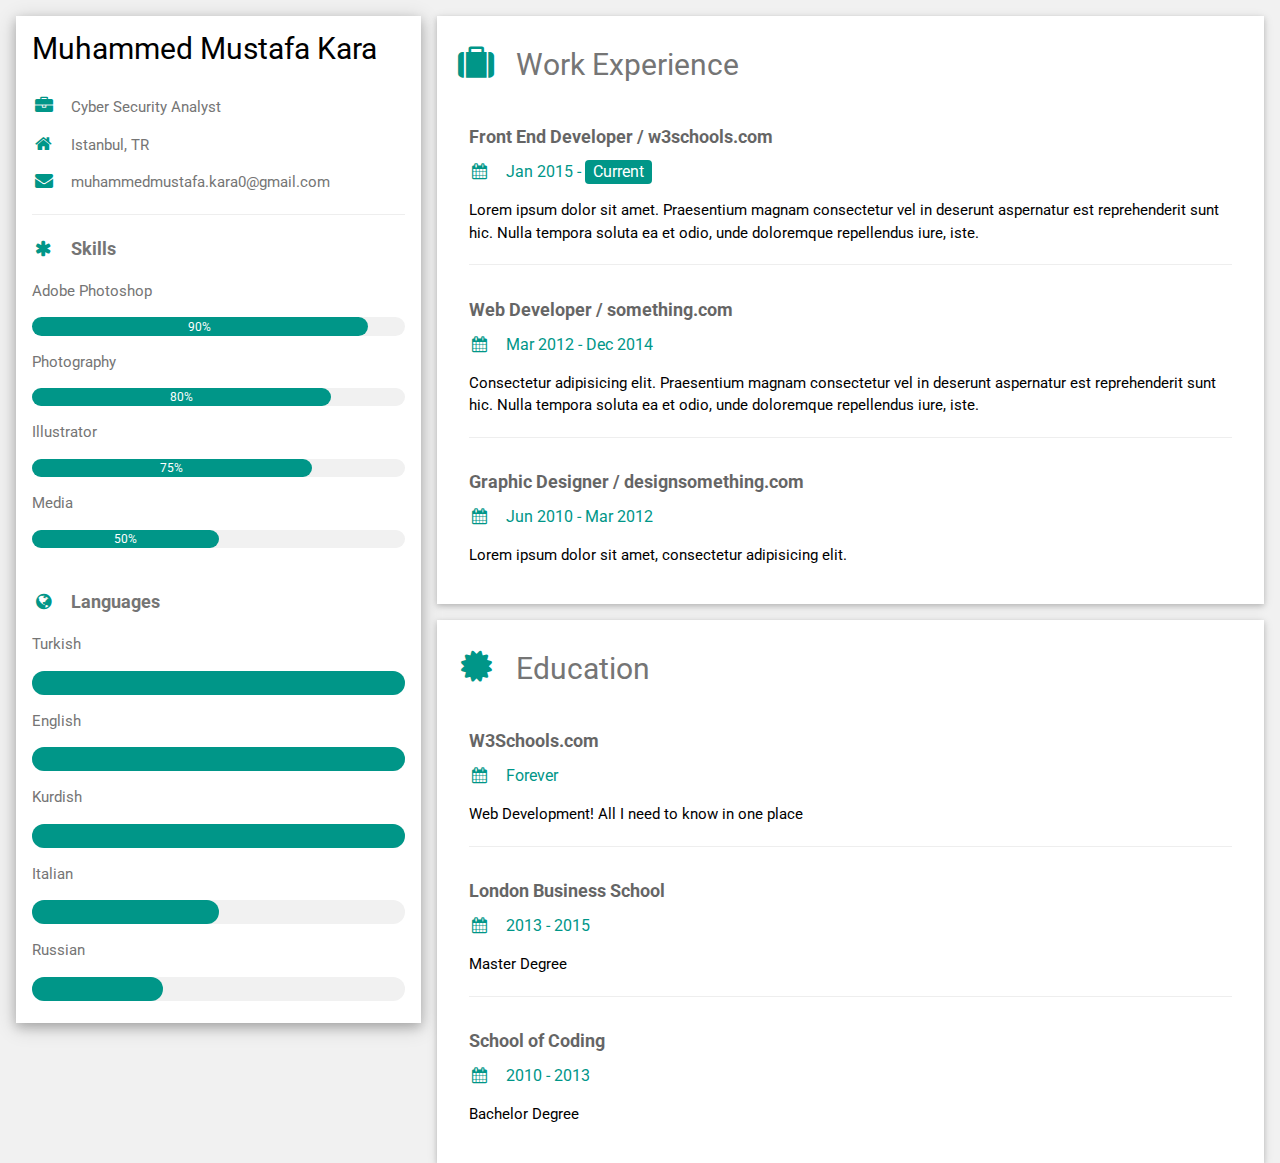
<file: cvpage.html>
<!DOCTYPE html>
<html>
<head>
<title>Cv</title>
<meta charset="UTF-8">
<meta name="viewport" content="width=device-width, initial-scale=1">
<meta name="author" content="DeusKarao">
<link rel="stylesheet" href="https://www.w3schools.com/w3css/4/w3.css">
<link rel='stylesheet' href='https://fonts.googleapis.com/css?family=Roboto'>
<link rel="stylesheet" href="https://cdnjs.cloudflare.com/ajax/libs/font-awesome/4.7.0/css/font-awesome.min.css">
<link rel="shortcut icon" href="/favicons/ares.png" >  
<style>
html,body,h1,h2,h3,h4,h5,h6 {font-family: "Roboto", sans-serif}
</style>
</head>
<body class="w3-light-grey">

<!-- Page Container -->
<div class="w3-content w3-margin-top" style="max-width:1400px;">

  <!-- The Grid -->
  <div class="w3-row-padding">

    <!-- Left Column -->
    <div class="w3-third">

      <div class="w3-white w3-text-grey w3-card-4">
        <div class="w3-display-container">
          <div class="w3-display-bottom-left w3-container w3-text-black">
            <h2>Muhammed Mustafa Kara</h2>
          </div>
        </div>
        <div class="w3-container">
          <p><i class="fa fa-briefcase fa-fw w3-margin-right w3-large w3-text-teal"></i>Cyber Security Analyst</p>
          <p><i class="fa fa-home fa-fw w3-margin-right w3-large w3-text-teal"></i>Istanbul, TR</p>
          <p><i class="fa fa-envelope fa-fw w3-margin-right w3-large w3-text-teal"></i>muhammedmustafa.kara0@gmail.com</p>
          <hr>

          <p class="w3-large"><b><i class="fa fa-asterisk fa-fw w3-margin-right w3-text-teal"></i>Skills</b></p>
          <p>Adobe Photoshop</p>
          <div class="w3-light-grey w3-round-xlarge w3-small">
            <div class="w3-container w3-center w3-round-xlarge w3-teal" style="width:90%">90%</div>
          </div>
          <p>Photography</p>
          <div class="w3-light-grey w3-round-xlarge w3-small">
            <div class="w3-container w3-center w3-round-xlarge w3-teal" style="width:80%">
              <div class="w3-center w3-text-white">80%</div>
            </div>
          </div>
          <p>Illustrator</p>
          <div class="w3-light-grey w3-round-xlarge w3-small">
            <div class="w3-container w3-center w3-round-xlarge w3-teal" style="width:75%">75%</div>
          </div>
          <p>Media</p>
          <div class="w3-light-grey w3-round-xlarge w3-small">
            <div class="w3-container w3-center w3-round-xlarge w3-teal" style="width:50%">50%</div>
          </div>
          <br>

          <p class="w3-large w3-text-theme"><b><i class="fa fa-globe fa-fw w3-margin-right w3-text-teal"></i>Languages</b></p>
          <p>Turkish</p>
          <div class="w3-light-grey w3-round-xlarge">
            <div class="w3-round-xlarge w3-teal" style="height:24px;width:100%"></div>
          </div>
          <p>English</p>
          <div class="w3-light-grey w3-round-xlarge">
            <div class="w3-round-xlarge w3-teal" style="height:24px;width:100%"></div>
          </div>
          <p>Kurdish</p>
          <div class="w3-light-grey w3-round-xlarge">
            <div class="w3-round-xlarge w3-teal" style="height:24px;width:100%"></div>
          </div>
          <p>Italian</p>
          <div class="w3-light-grey w3-round-xlarge">
            <div class="w3-round-xlarge w3-teal" style="height:24px;width:50%"></div>
          </div>
          <p>Russian</p>
          <div class="w3-light-grey w3-round-xlarge">
            <div class="w3-round-xlarge w3-teal" style="height:24px;width:35%"></div>
          </div>
          <br>
        </div>
      </div><br>

    <!-- End Left Column -->
    </div>

    <!-- Right Column -->
    <div class="w3-twothird">

      <div class="w3-container w3-card w3-white w3-margin-bottom">
        <h2 class="w3-text-grey w3-padding-16"><i class="fa fa-suitcase fa-fw w3-margin-right w3-xxlarge w3-text-teal"></i>Work Experience</h2>
        <div class="w3-container">
          <h5 class="w3-opacity"><b>Front End Developer / w3schools.com</b></h5>
          <h6 class="w3-text-teal"><i class="fa fa-calendar fa-fw w3-margin-right"></i>Jan 2015 - <span class="w3-tag w3-teal w3-round">Current</span></h6>
          <p>Lorem ipsum dolor sit amet. Praesentium magnam consectetur vel in deserunt aspernatur est reprehenderit sunt hic. Nulla tempora soluta ea et odio, unde doloremque repellendus iure, iste.</p>
          <hr>
        </div>
        <div class="w3-container">
          <h5 class="w3-opacity"><b>Web Developer / something.com</b></h5>
          <h6 class="w3-text-teal"><i class="fa fa-calendar fa-fw w3-margin-right"></i>Mar 2012 - Dec 2014</h6>
          <p>Consectetur adipisicing elit. Praesentium magnam consectetur vel in deserunt aspernatur est reprehenderit sunt hic. Nulla tempora soluta ea et odio, unde doloremque repellendus iure, iste.</p>
          <hr>
        </div>
        <div class="w3-container">
          <h5 class="w3-opacity"><b>Graphic Designer / designsomething.com</b></h5>
          <h6 class="w3-text-teal"><i class="fa fa-calendar fa-fw w3-margin-right"></i>Jun 2010 - Mar 2012</h6>
          <p>Lorem ipsum dolor sit amet, consectetur adipisicing elit. </p><br>
        </div>
      </div>

      <div class="w3-container w3-card w3-white">
        <h2 class="w3-text-grey w3-padding-16"><i class="fa fa-certificate fa-fw w3-margin-right w3-xxlarge w3-text-teal"></i>Education</h2>
        <div class="w3-container">
          <h5 class="w3-opacity"><b>W3Schools.com</b></h5>
          <h6 class="w3-text-teal"><i class="fa fa-calendar fa-fw w3-margin-right"></i>Forever</h6>
          <p>Web Development! All I need to know in one place</p>
          <hr>
        </div>
        <div class="w3-container">
          <h5 class="w3-opacity"><b>London Business School</b></h5>
          <h6 class="w3-text-teal"><i class="fa fa-calendar fa-fw w3-margin-right"></i>2013 - 2015</h6>
          <p>Master Degree</p>
          <hr>
        </div>
        <div class="w3-container">
          <h5 class="w3-opacity"><b>School of Coding</b></h5>
          <h6 class="w3-text-teal"><i class="fa fa-calendar fa-fw w3-margin-right"></i>2010 - 2013</h6>
          <p>Bachelor Degree</p><br>
        </div>
      </div>

    <!-- End Right Column -->
    </div>

  <!-- End Grid -->
  </div>

  <!-- End Page Container -->
</div>
</body>
</html>
</file>
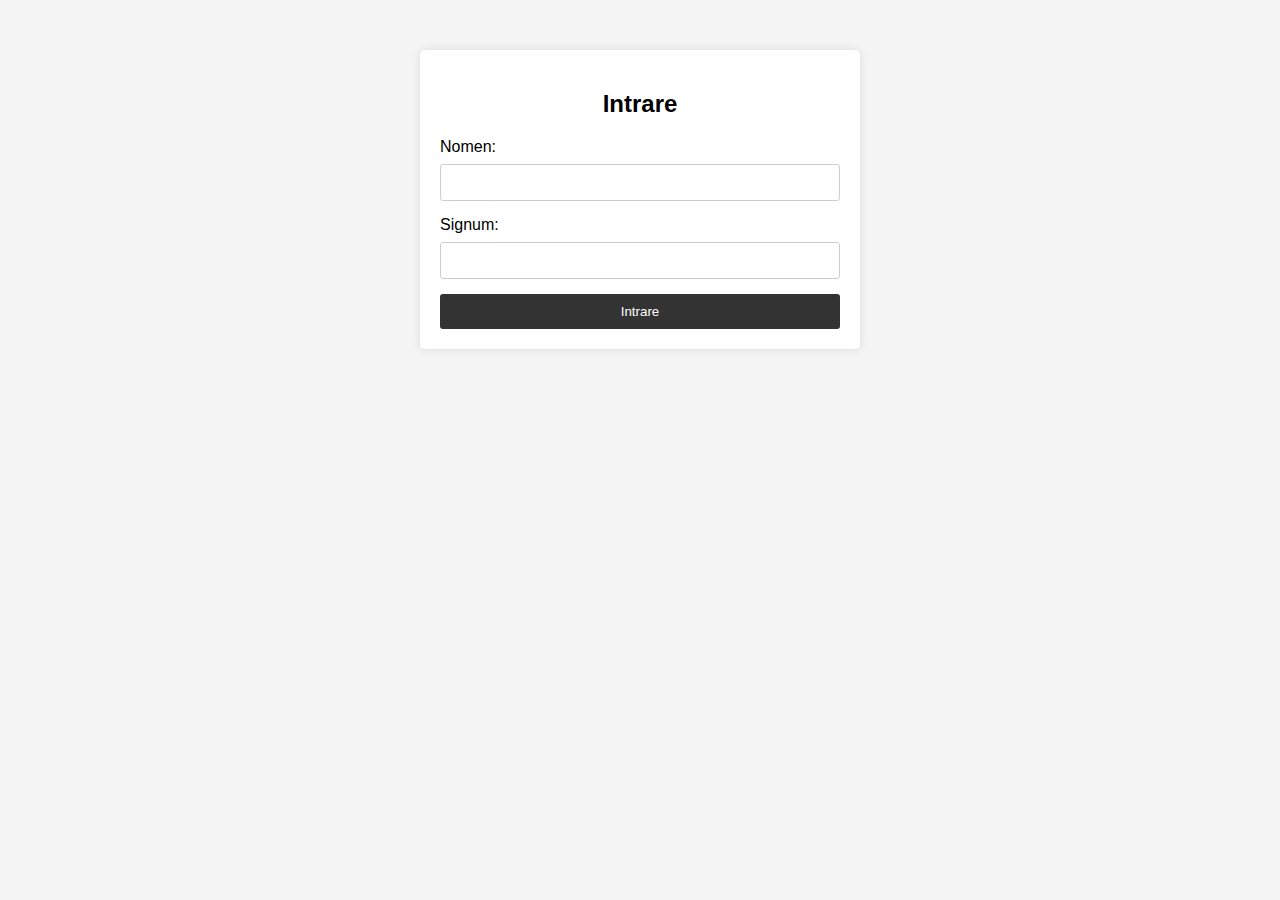
<file: login.html>
<!DOCTYPE html>
<html lang="en">
<head>
    <meta charset="UTF-8">
    <meta name="viewport" content="width=device-width, initial-scale=1.0">
    <meta name="author" content="DeusKarao">
    <link rel="shortcut icon" href="/favicons/ares.png" >
    <title>Login</title>
    <style>
        body {
            font-family: 'Arial', sans-serif;
            margin: 0;
            padding: 0;
            box-sizing: border-box;
            background-color: #f4f4f4;
        }

        .container {
            max-width: 400px;
            margin: 50px auto;
            background-color: #fff;
            padding: 20px;
            border-radius: 5px;
            box-shadow: 0 0 10px rgba(0, 0, 0, 0.1);
        }

        h2 {
            text-align: center;
        }

        form {
            display: flex;
            flex-direction: column;
        }

        label {
            margin-bottom: 8px;
        }

        input {
            padding: 10px;
            margin-bottom: 15px;
            border: 1px solid #ccc;
            border-radius: 3px;
        }

        button {
            background-color: #333;
            color: #fff;
            padding: 10px;
            border: none;
            border-radius: 3px;
            cursor: pointer;
        }

        button:hover {
            background-color: #555;
        }

        .switch {
            text-align: center;
            margin-top: 10px;
        }

        .switch a {
            text-decoration: none;
            color: #333;
            font-weight: bold;
        }
    </style>
</head>
<body>
    <div class="container">
        <h2>Intrare</h2>
        <form id="loginForm">
            <label for="username">Nomen:</label>
            <input type="text" id="username" name="username" required>

            <label for="password">Signum:</label>
            <input type="password" id="password" name="password" required>

            <button type="submit" onclick="redirectToMedia()">Intrare</button>
        </form>
    </div>
</body>
<script>
    function redirectToMedia() {
      // Get the username and password entered by the user
      var username = document.getElementById("username").value;
      var password = document.getElementById("password").value;

      // Check if username and password are valid (you can add your validation logic here)
      var isValid = true; // Example validation; replace this with your actual validation logic

      if (isValid) {
        // Redirect to media.crudelitas.com after successful login
        window.location.href = "http://media.crudelitas.com";
      } else {
        // If login fails, display an error message (you can customize this part)
        alert("Invalid credentials. Please try again.");
      }
    }
</script>
</html>
</file>
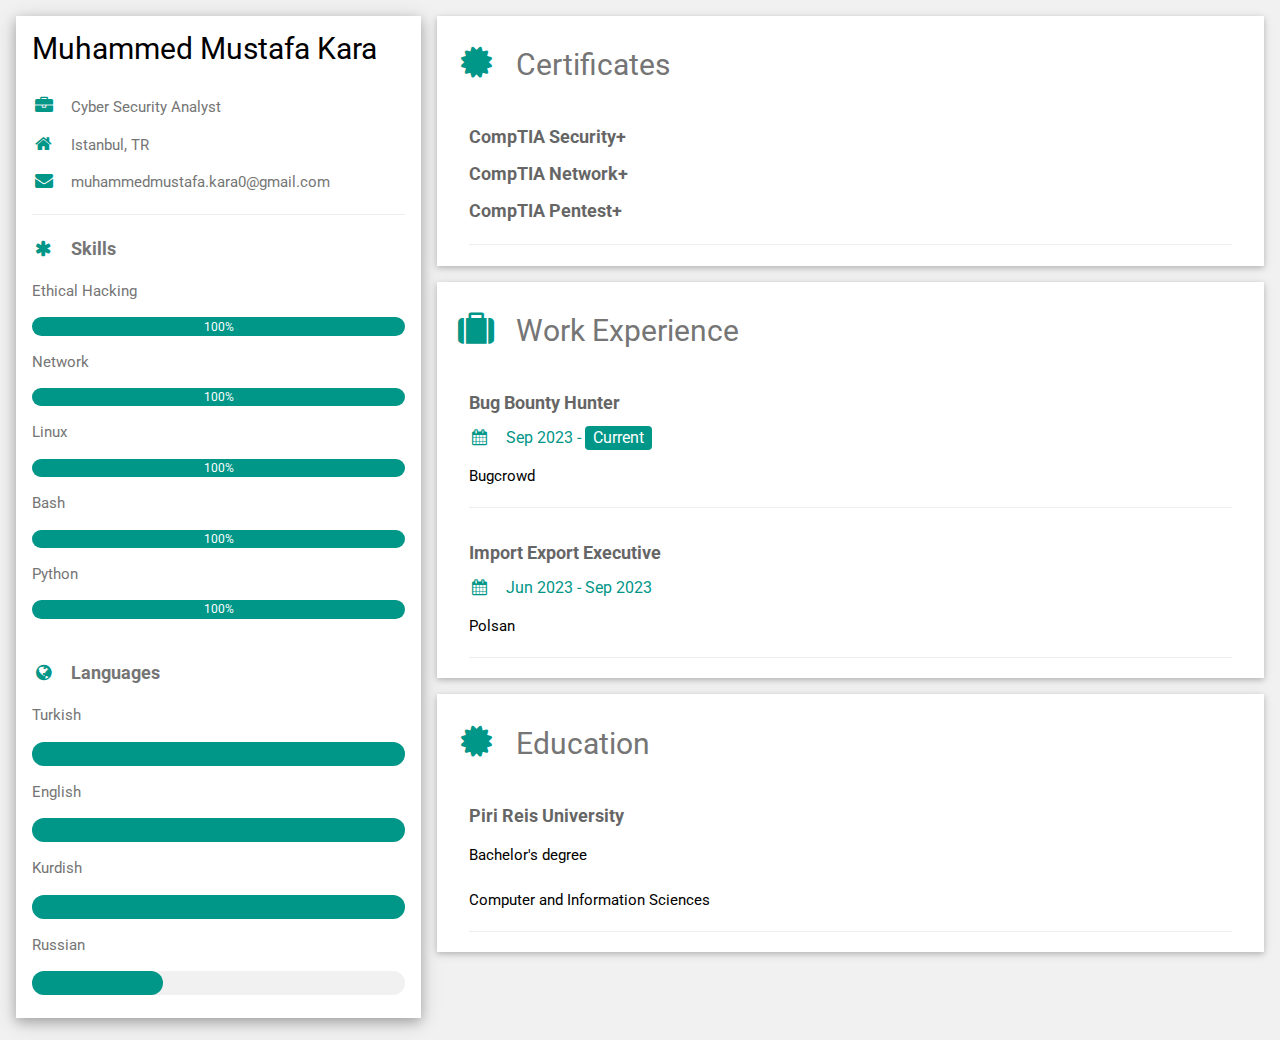
<file: images/cvpage.html>
<!DOCTYPE html>
<html>
<head>
<title>Cv</title>
<meta charset="UTF-8">
<meta name="viewport" content="width=device-width, initial-scale=1">
<meta name="author" content="DeusKarao">
<link rel="stylesheet" href="https://www.w3schools.com/w3css/4/w3.css">
<link rel='stylesheet' href='https://fonts.googleapis.com/css?family=Roboto'>
<link rel="stylesheet" href="https://cdnjs.cloudflare.com/ajax/libs/font-awesome/4.7.0/css/font-awesome.min.css">
<link rel="shortcut icon" href="/favicons/ares.png" >
<style>
html,body,h1,h2,h3,h4,h5,h6 {font-family: "Roboto", sans-serif}
</style>
</head>
<body class="w3-light-grey">

<!-- Page Container -->
<div class="w3-content w3-margin-top" style="max-width:1400px;">

  <!-- The Grid -->
  <div class="w3-row-padding">

    <!-- Left Column -->
    <div class="w3-third">

      <div class="w3-white w3-text-grey w3-card-4">
        <div class="w3-display-container">
          <div class="w3-display-bottom-left w3-container w3-text-black">
            <h2>Muhammed Mustafa Kara</h2>
          </div>
        </div>
        <div class="w3-container">
          <p><i class="fa fa-briefcase fa-fw w3-margin-right w3-large w3-text-teal"></i>Cyber Security Analyst</p>
          <p><i class="fa fa-home fa-fw w3-margin-right w3-large w3-text-teal"></i>Istanbul, TR</p>
          <p><i class="fa fa-envelope fa-fw w3-margin-right w3-large w3-text-teal"></i>muhammedmustafa.kara0@gmail.com</p>
          <hr>

          <p class="w3-large"><b><i class="fa fa-asterisk fa-fw w3-margin-right w3-text-teal"></i>Skills</b></p>
          <p>Ethical Hacking</p>
          <div class="w3-light-grey w3-round-xlarge w3-small">
            <div class="w3-container w3-center w3-round-xlarge w3-teal" style="width:100%">100%</div>
          </div>
          <p>Network</p>
          <div class="w3-light-grey w3-round-xlarge w3-small">
            <div class="w3-container w3-center w3-round-xlarge w3-teal" style="width:100%">
              <div class="w3-center w3-text-white">100%</div>
            </div>
          </div>
          <p>Linux</p>
          <div class="w3-light-grey w3-round-xlarge w3-small">
            <div class="w3-container w3-center w3-round-xlarge w3-teal" style="width:100%">100%</div>
          </div>
          <p>Bash</p>
          <div class="w3-light-grey w3-round-xlarge w3-small">
            <div class="w3-container w3-center w3-round-xlarge w3-teal" style="width:100%">100%</div>
          </div>
           <p>Python</p>
          <div class="w3-light-grey w3-round-xlarge w3-small">
            <div class="w3-container w3-center w3-round-xlarge w3-teal" style="width:100%">100%</div>
          </div>
          <br>

          <p class="w3-large w3-text-theme"><b><i class="fa fa-globe fa-fw w3-margin-right w3-text-teal"></i>Languages</b></p>
          <p>Turkish</p>
          <div class="w3-light-grey w3-round-xlarge">
            <div class="w3-round-xlarge w3-teal" style="height:24px;width:100%"></div>
          </div>
          <p>English</p>
          <div class="w3-light-grey w3-round-xlarge">
            <div class="w3-round-xlarge w3-teal" style="height:24px;width:100%"></div>
          </div>
          <p>Kurdish</p>
          <div class="w3-light-grey w3-round-xlarge">
            <div class="w3-round-xlarge w3-teal" style="height:24px;width:100%"></div>
          </div>
          <p>Russian</p>
          <div class="w3-light-grey w3-round-xlarge">
            <div class="w3-round-xlarge w3-teal" style="height:24px;width:35%"></div>
          </div>
          <br>
        </div>
      </div><br>

    <!-- End Left Column -->
    </div>

    <!-- Right Column -->
    <div class="w3-twothird">
      
      <div class="w3-container w3-card w3-white">
        <h2 class="w3-text-grey w3-padding-16"><i class="fa fa-certificate fa-fw w3-margin-right w3-xxlarge w3-text-teal"></i>Certificates</h2>
        <div class="w3-container">
          <h5 class="w3-opacity"><b>CompTIA Security+</b></h5>
          <h5 class="w3-opacity"><b>CompTIA Network+</b></h5>
          <h5 class="w3-opacity"><b>CompTIA Pentest+</b></h5> 
          <hr>
        </div>
      </div>

      <div class="w3-container w3-card w3-white w3-margin-top">
        <h2 class="w3-text-grey w3-padding-16"><i class="fa fa-suitcase fa-fw w3-margin-right w3-xxlarge w3-text-teal"></i>Work Experience</h2>
        <div class="w3-container">
          <h5 class="w3-opacity"><b>Bug Bounty Hunter</b></h5>
          <h6 class="w3-text-teal"><i class="fa fa-calendar fa-fw w3-margin-right"></i>Sep 2023 - <span class="w3-tag w3-teal w3-round">Current</span></h6>
          <p>Bugcrowd</p>
          <hr>
        </div>
        <div class="w3-container">
          <h5 class="w3-opacity"><b>Import Export Executive</b></h5>
          <h6 class="w3-text-teal"><i class="fa fa-calendar fa-fw w3-margin-right"></i>Jun 2023 - Sep 2023</h6>
          <p>Polsan</p>
          <hr>
        </div>
      </div>
      
      <div class="w3-container w3-card w3-white w3-margin-top">
        <h2 class="w3-text-grey w3-padding-16"><i class="fa fa-certificate fa-fw w3-margin-right w3-xxlarge w3-text-teal"></i>Education</h2>
        <div class="w3-container">
          <h5 class="w3-opacity"><b>Piri Reis University</b></h5>
          <p>Bachelor's degree<br><br>Computer and Information Sciences</p>
          <hr>
        </div>
      </div>

    <!-- End Right Column -->
    </div>

  <!-- End Grid -->
  </div>

  <!-- End Page Container -->
</div>
</body>
</html>
</file>
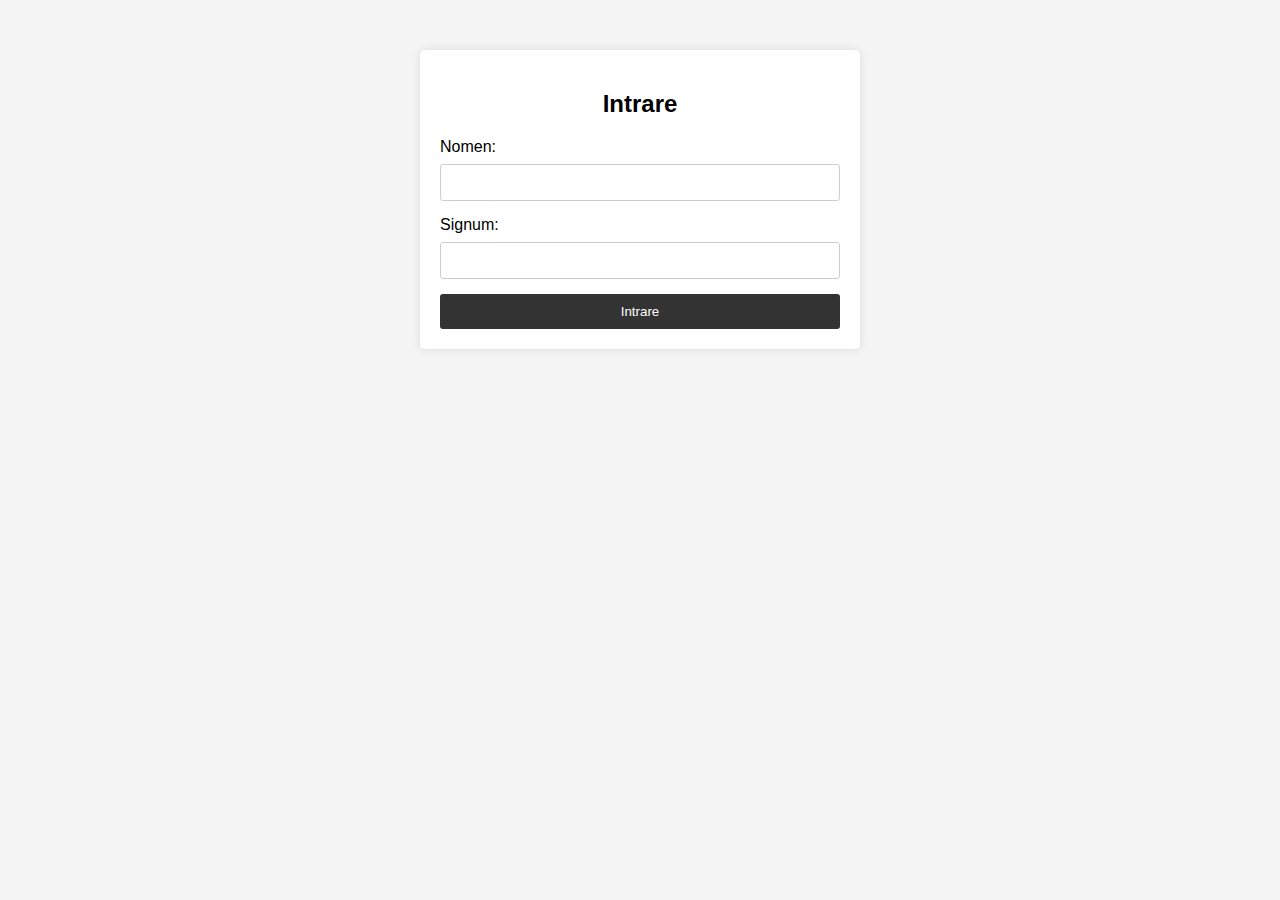
<file: templates/login.html>
<!DOCTYPE html>
<html lang="en">
<head>
    <meta charset="UTF-8">
    <meta name="viewport" content="width=device-width, initial-scale=1.0">
    <title>Login</title>
    <style>
        body {
            font-family: 'Arial', sans-serif;
            margin: 0;
            padding: 0;
            box-sizing: border-box;
            background-color: #f4f4f4;
        }

        .container {
            max-width: 400px;
            margin: 50px auto;
            background-color: #fff;
            padding: 20px;
            border-radius: 5px;
            box-shadow: 0 0 10px rgba(0, 0, 0, 0.1);
        }

        h2 {
            text-align: center;
        }

        form {
            display: flex;
            flex-direction: column;
        }

        label {
            margin-bottom: 8px;
        }

        input {
            padding: 10px;
            margin-bottom: 15px;
            border: 1px solid #ccc;
            border-radius: 3px;
        }

        button {
            background-color: #333;
            color: #fff;
            padding: 10px;
            border: none;
            border-radius: 3px;
            cursor: pointer;
        }

        button:hover {
            background-color: #555;
        }

        .switch {
            text-align: center;
            margin-top: 10px;
        }

        .switch a {
            text-decoration: none;
            color: #333;
            font-weight: bold;
        }
    </style>
</head>
<body>
    <div class="container">
        <h2>Intrare</h2>
        <form id="loginForm">
            <label for="username">Nomen:</label>
            <input type="text" id="username" name="username" required>

            <label for="password">Signum:</label>
            <input type="password" id="password" name="password" required>

            <button type="submit">Intrare</button>
        </form>
    </div>
    <script>
        function toggleForm() {
            var loginForm = document.getElementById('loginForm');
            var switchText = document.querySelector('.switch p');

            (loginForm.getAttribute('id') === 'loginForm') {
              loginForm.setAttribute('id', 'signupForm');
              loginForm.getElementsByTagName('h2')[0].innerText = 'Sign up';
              switchText.innerHTML = 'Already have an account? <a href="#" onclick="toggleForm()">Login</a>';
            }
        }
    </script>
</body>
</html>
</file>
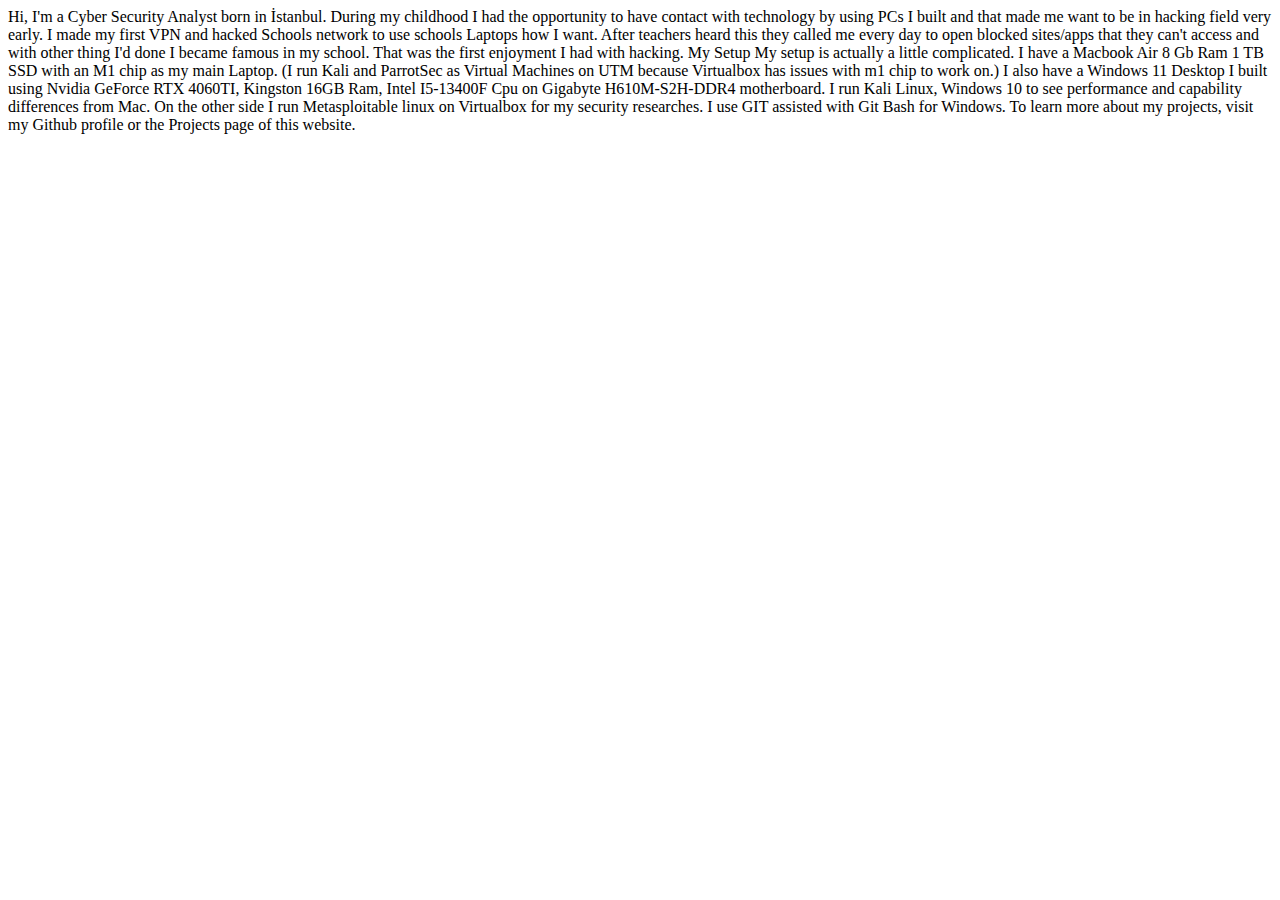
<file: works/hello world.html>
<!DOCTYPE html>
<html lang="en">
<head>
    <meta charset="UTF-8">
    <title>Title</title>
  <body>
    Hi, I'm a Cyber Security Analyst born in İstanbul. During my childhood I had the opportunity to have contact with technology by using PCs I built and that made me want to be in hacking field very early.  I made my first VPN and hacked Schools network to use schools Laptops how I want. After teachers heard this they called me every day to open blocked sites/apps that they can't access and with other thing I'd done I became famous in my school. That was the first enjoyment I had with hacking.
My Setup
My setup is actually a little complicated. I have a Macbook Air 8 Gb Ram 1 TB SSD with an M1 chip as my main Laptop. (I run Kali and ParrotSec as Virtual Machines on UTM because Virtualbox has issues with m1 chip to work on.)
I  also have a Windows 11 Desktop I built using Nvidia GeForce RTX 4060TI, Kingston 16GB Ram, Intel I5-13400F Cpu on Gigabyte H610M-S2H-DDR4 motherboard. I run Kali Linux, Windows 10 to see performance and capability differences from Mac.
On the other side I run Metasploitable linux on Virtualbox for my security researches.
I use GIT assisted with Git Bash for Windows. To learn more about my projects, visit my Github profile or the Projects page of this website.

  </body>
</head>
<body>

</body>
</html>
</file>
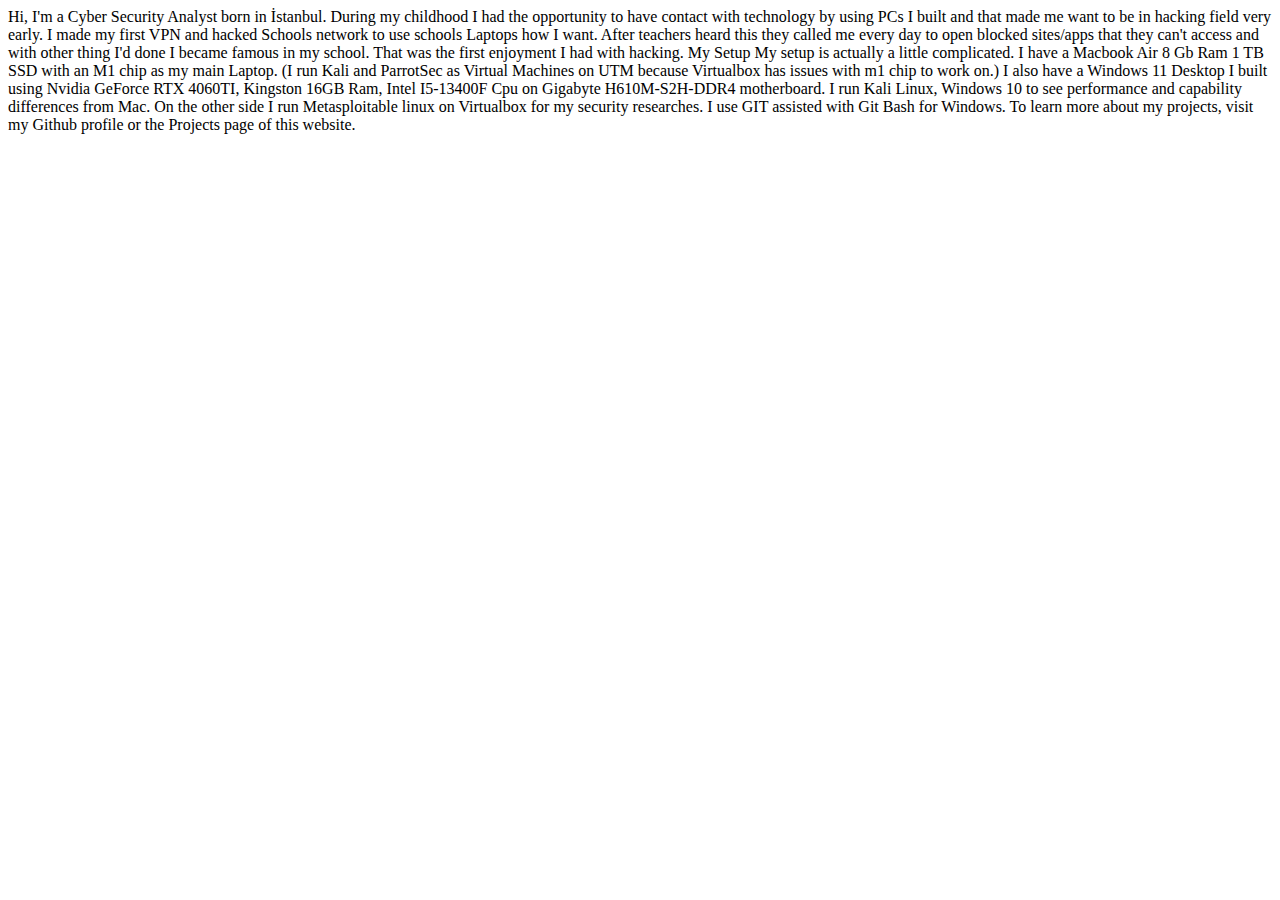
<file: works/helloworld.html>
<!DOCTYPE html>
<html lang="en">
<head>
    <meta charset="UTF-8">
    <title>Hello World</title>
  <body>
    Hi, I'm a Cyber Security Analyst born in İstanbul. During my childhood I had the opportunity to have contact with technology by using PCs I built and that made me want to be in hacking field very early.  I made my first VPN and hacked Schools network to use schools Laptops how I want. After teachers heard this they called me every day to open blocked sites/apps that they can't access and with other thing I'd done I became famous in my school. That was the first enjoyment I had with hacking.
My Setup
My setup is actually a little complicated. I have a Macbook Air 8 Gb Ram 1 TB SSD with an M1 chip as my main Laptop. (I run Kali and ParrotSec as Virtual Machines on UTM because Virtualbox has issues with m1 chip to work on.)
I  also have a Windows 11 Desktop I built using Nvidia GeForce RTX 4060TI, Kingston 16GB Ram, Intel I5-13400F Cpu on Gigabyte H610M-S2H-DDR4 motherboard. I run Kali Linux, Windows 10 to see performance and capability differences from Mac.
On the other side I run Metasploitable linux on Virtualbox for my security researches.
I use GIT assisted with Git Bash for Windows. To learn more about my projects, visit my Github profile or the Projects page of this website.

  </body>
</head>
<body>

</body>
</html>
</file>
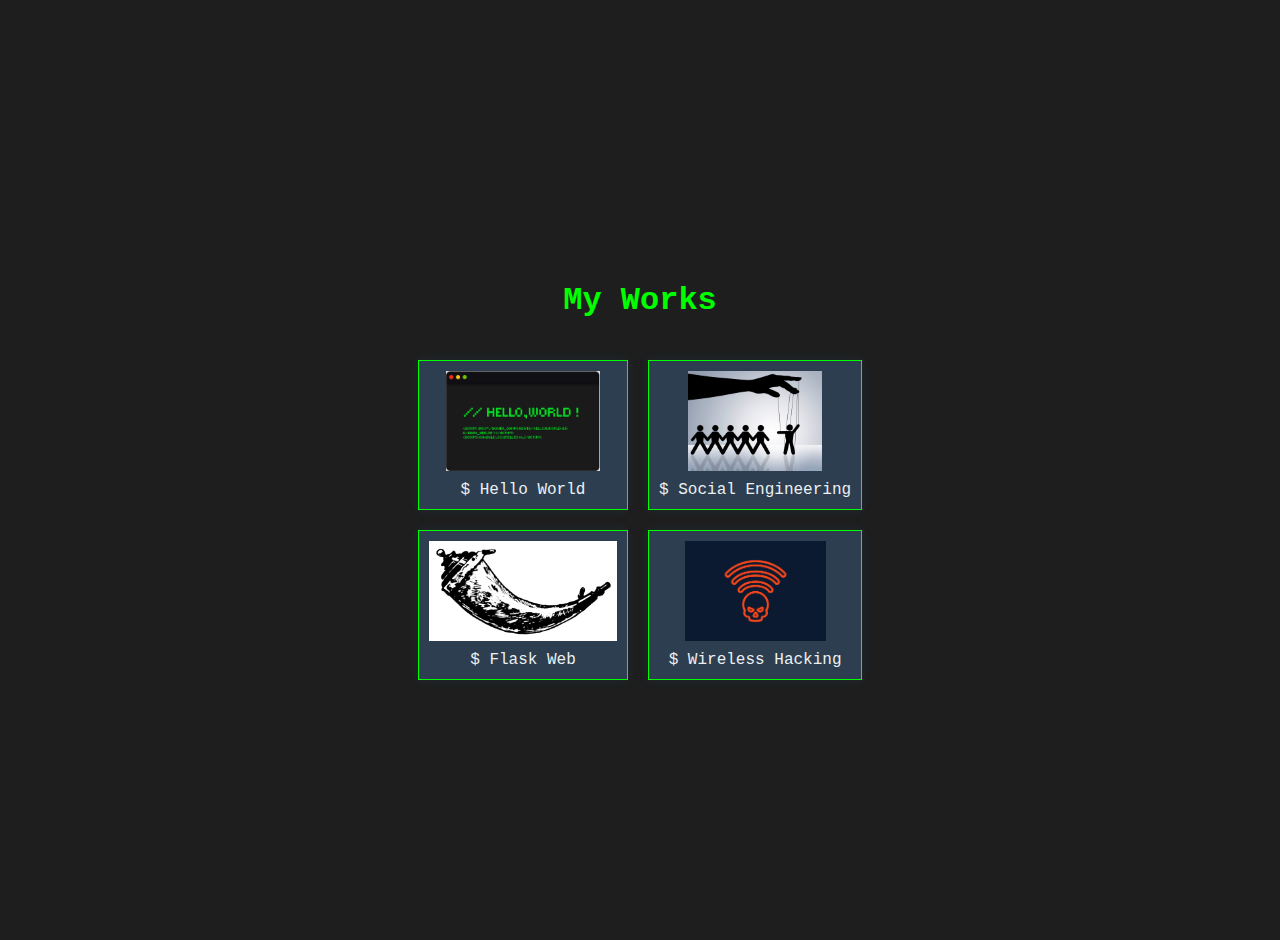
<file: works/works.html>
<!DOCTYPE html>
<html lang="en">
<head>
    <meta charset="UTF-8">
    <meta name="viewport" content="width=device-width, initial-scale=1.0">
    <title>Opus et Salvare</title>
    <style>
        body {
            font-family: 'Ubuntu Mono', monospace;
            background-color: #1e1e1e;
            color: #00ff00;
            margin: 0;
            padding: 20px;
            display: flex;
            flex-direction: column;
            align-items: center;
            justify-content: center;
            height: 100vh;
        }

        h1 {
            color: #00ff00;
            text-align: center;
        }

        .grid-container {
            display: grid;
            grid-template-rows: repeat(2, auto); /* Set the number of rows */
            grid-auto-flow: column; /* Set the flow direction to column */
            gap: 20px;
            justify-content: center;
            margin-top: 20px;
        }

        .document {
            border: 1px solid #00ff00;
            padding: 10px;
            background-color: #2c3e50;
            box-shadow: 0 0 10px rgba(52, 152, 219, 0.1);
            transition: transform 0.3s ease;
            text-align: center;
            text-decoration: none;
            color: #ecf0f1;
            display: flex;
            flex-direction: column;
            align-items: center;
        }

        .document img {
            max-width: 100%;
            max-height: 100px; /* Set a maximum height for the images */
            margin-bottom: 10px;
        }

        .document:hover {
            transform: scale(1.05);
        }
    </style>
</head>
<body>

    <h1>My Works</h1>

    <div class="grid-container">
        <a href="helloworld.html" class="document">
            <img src="hello-world.JPG" alt="">
            $ Hello World

        <a href="Flaskweb.html" class="document">
            <img src="flask-pic.png" alt="">
            $ Flask Web
        </a>

        <a href="SocialEngineering.html" class="document">
            <img src="SocEng.jpg" alt="">
            $ Social Engineering
        </a>

        <a href="WifiHacking.html" class="document">
            <img src="wifi-pic.png" alt="">
            $ Wireless Hacking
        </a>
            
    </div>

</body>
</html>
</file>
